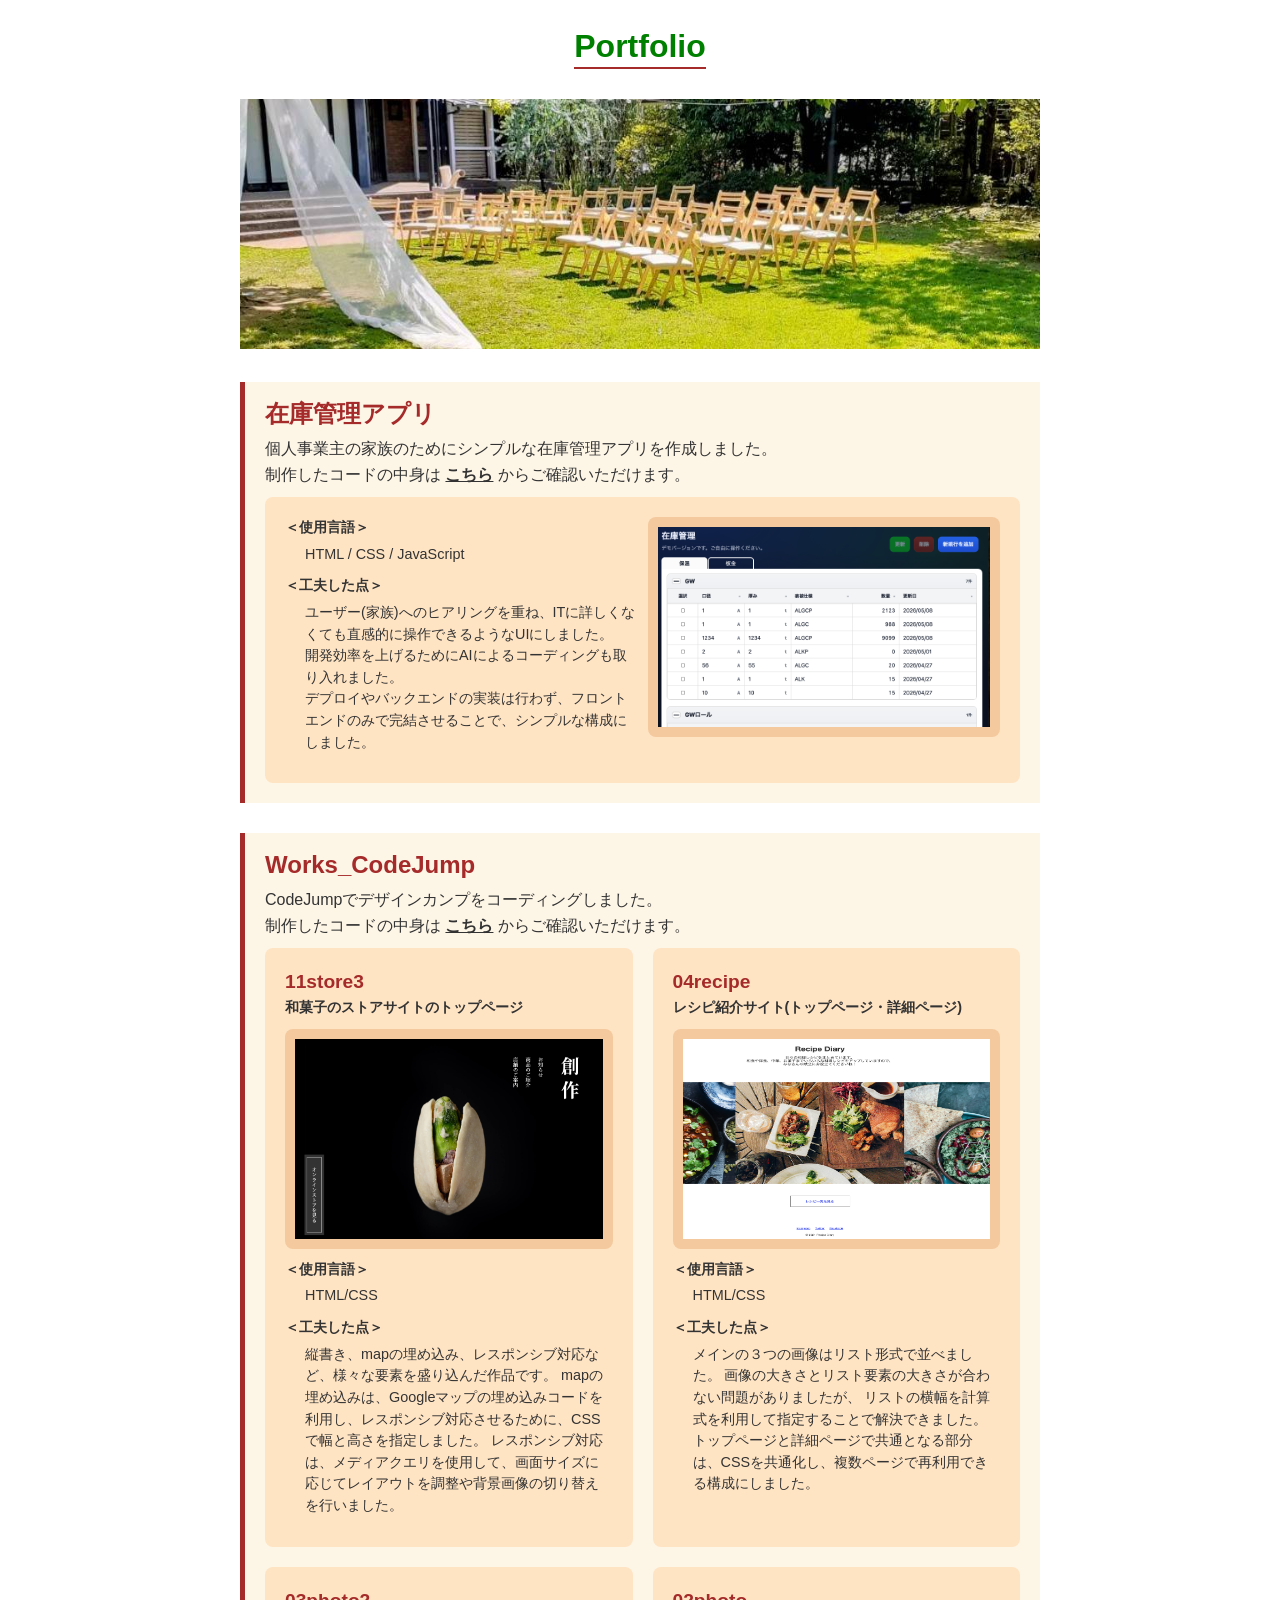
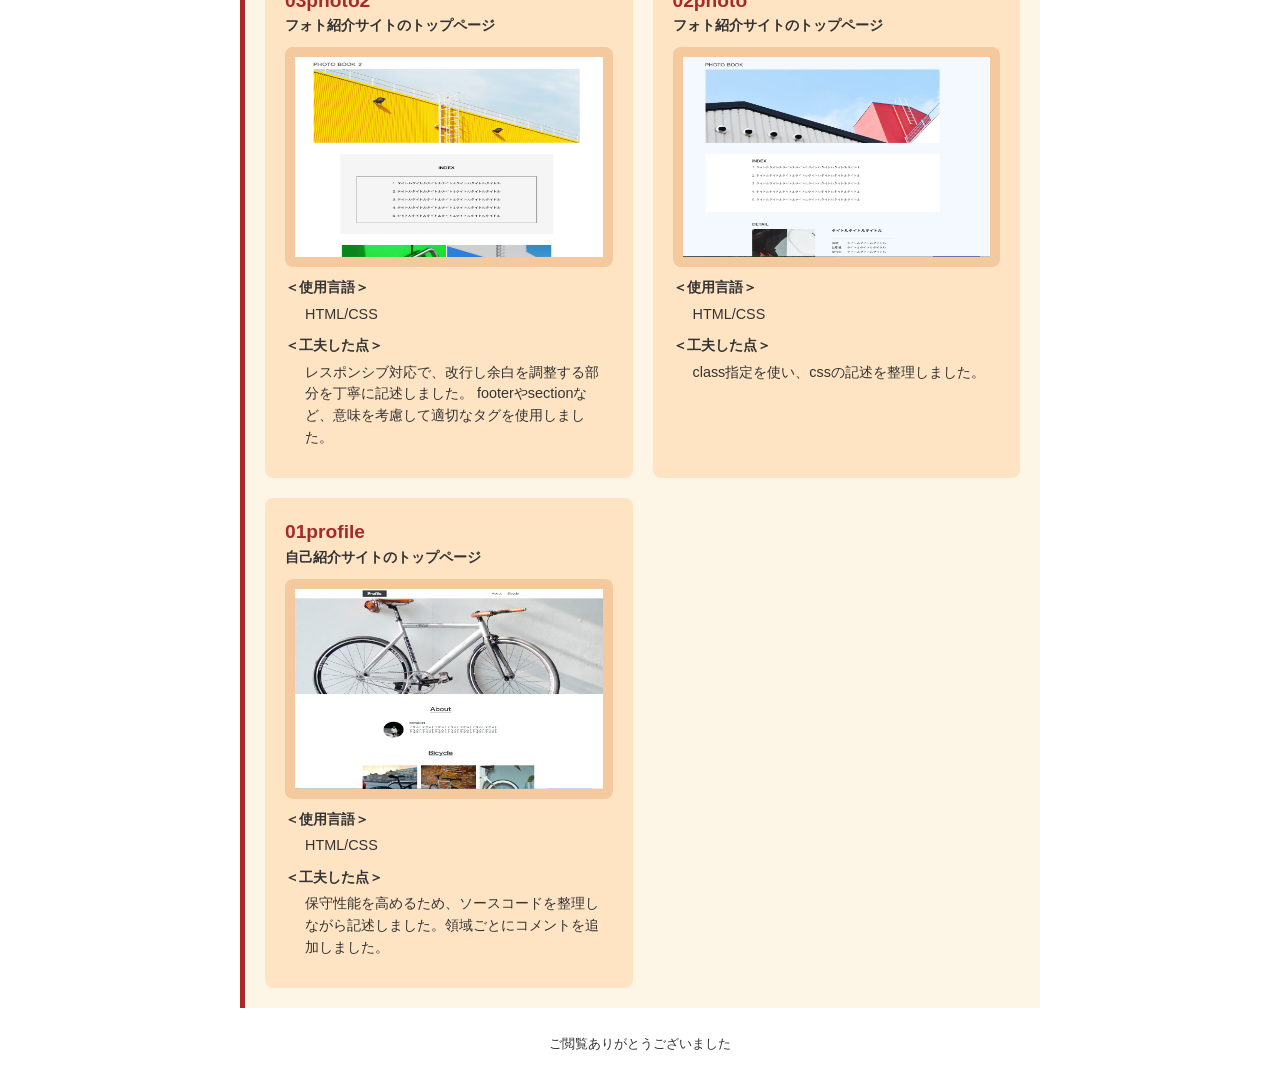
<file: index.html>
<!DOCTYPE html>
<html lang="ja">

<head>
    <meta charset="UTF-8">
    <meta name="viewport" content="width=device-width, initial-scale=1.0">
    <title>Portfolio</title>
    <link rel="stylesheet" href="css/style.css">

</head>

<body>

    <header>
        <div id="headerTitle" class="wrapper">
            <h1>Portfolio</h1>
        </div>
    </header>

    <main>
        <section id="mainVisual" class="wrapper">
            <img src="image/mainVisual.jpg" alt="ポートフォリオのメインビジュアル">
        </section>

        <section id="inventoryApp" class="wrapper contents">
            <h2>在庫管理アプリ</h2>
            <p class="mainContentText">
                個人事業主の家族のためにシンプルな在庫管理アプリを作成しました。<br>
                制作したコードの中身は
                <a class="mainContentText-a" href="https://github.com/Ayano-T116/inventory_app" target="_blank">こちら</a>
                からご確認いただけます。
            </p>
            <div id="inventoryAppContent" class="worksList-li">
                <div class="listText">
                    <h4>＜使用言語＞</h4>
                    <p class="listText-p">HTML / CSS / JavaScript</p>
                    <h4>＜工夫した点＞</h4>
                    <p class="listText-p">
                        ユーザー(家族)へのヒアリングを重ね、ITに詳しくなくても直感的に操作できるようなUIにしました。<br>
                        開発効率を上げるためにAIによるコーディングも取り入れました。<br>
                        デプロイやバックエンドの実装は行わず、フロントエンドのみで完結させることで、シンプルな構成にしました。
                    </p>
                </div>
                <a class="worksButton" href="https://inventory-app-demo-sooty.vercel.app/" target="_blank">
                    <img class="worksImage" src="image/inventory-app.png" alt="在庫管理アプリのイメージ画像">
                </a>

            </div>

        </section>

        <section id="CodeJump" class="wrapper contents">
            <h2>Works_CodeJump</h2>
            <p class="mainContentText">
                CodeJumpでデザインカンプをコーディングしました。<br>
                制作したコードの中身は
                <a class="mainContentText-a" href="https://github.com/Ayano-T116/portfolio" target="_blank">こちら</a>
                からご確認いただけます。
            </p>

            <ul id="worksList">
                <!-- リスト要素はJavaScriptにて作成 -->
            </ul>
        </section>
    </main>

    <footer>
        <div id="footerContent" class="wrapper">
            <p>ご閲覧ありがとうございました</p>
        </div>

    </footer>

    <script type="module" src="javascript/script.js"></script>
</body>

</html>
</file>
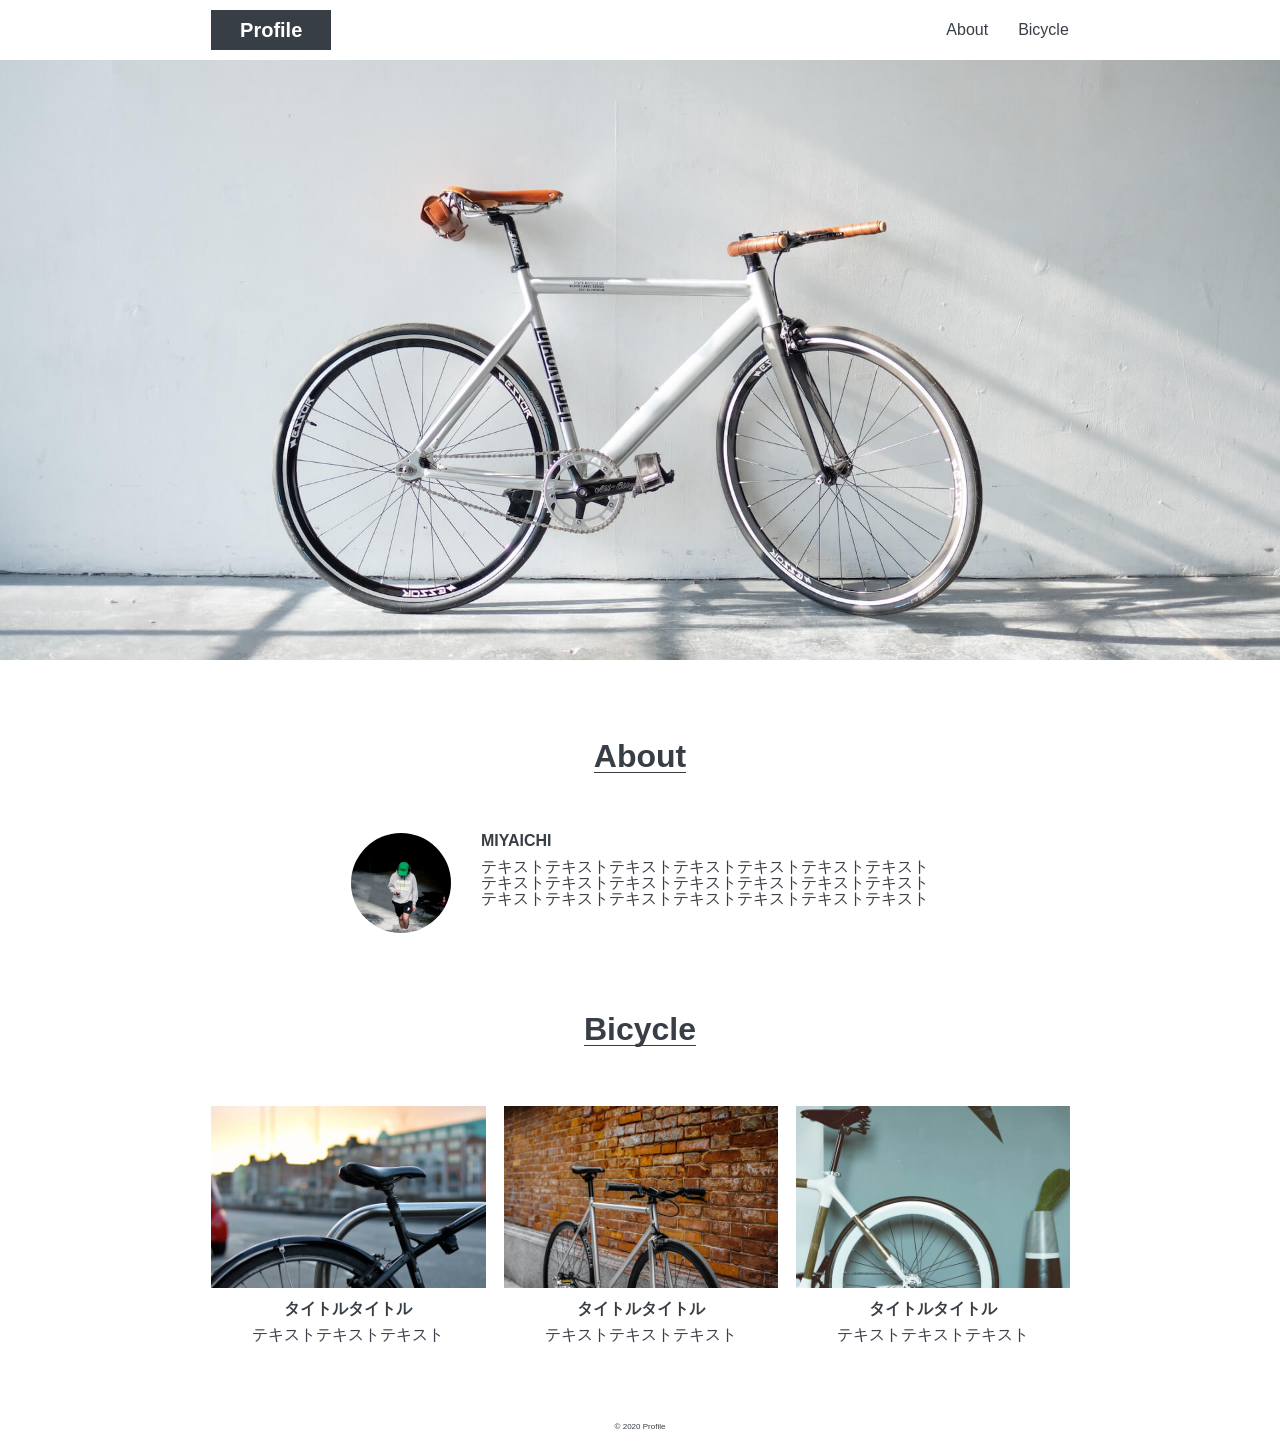
<file: works_CodeJump/01profile/index.html>
<!DOCTYPE html>
<html lang="ja">

<head>
    <meta charset="UTF-8">
    <meta name="viewport" content="width=device-width, initial-scale=1.0">
    <title>Profile</title>
    <link rel="stylesheet" href="css/style.css">
</head>

<body>
    <header id="header" class="inner">
        <h1>Profile</h1>
        <nav>
            <ul>
                <li>About</li>
                <li>Bicycle</li>
            </ul>
        </nav>
    </header>
    <main id="main">
        <div id="mainvisual">
            <img src="images/mainvisual.jpg" alt="">
        </div>
        <section id="about" class="inner wrapper">
            <h2 class="sectionTitle">About</h2>
            <div id="aboutContent">
                <img src="images/about.jpg" alt="">
                <div>
                    <h3>MIYAICHI</h3>
                    <p>テキストテキストテキストテキストテキストテキストテキスト<br>
                        テキストテキストテキストテキストテキストテキストテキスト<br>
                        テキストテキストテキストテキストテキストテキストテキスト</p>
                </div>
            </div>
        </section>

        <section id="bicycle" class="inner wrapper">
            <h2 class="sectionTitle">Bicycle</h2>
            <ul>
                <li>
                    <p><img src="images/bicycle1.jpg" alt=""> </p>
                    <h3>タイトルタイトル</h3>
                    <p>テキストテキストテキスト</p>
                </li>

                <li>
                    <p><img src="images/bicycle2.jpg" alt=""> </p>
                    <h3>タイトルタイトル</h3>
                    <p>テキストテキストテキスト</p>
                </li>
                <li>
                    <p><img src="images/bicycle3.jpg" alt=""> </p>
                    <h3>タイトルタイトル</h3>
                    <p>テキストテキストテキスト</p>
                </li>
            </ul>
        </section>
    </main>
    <footer id="footer" class="inner">
        <p>© 2020 Profile</p>
    </footer>
</body>

</html>
</file>
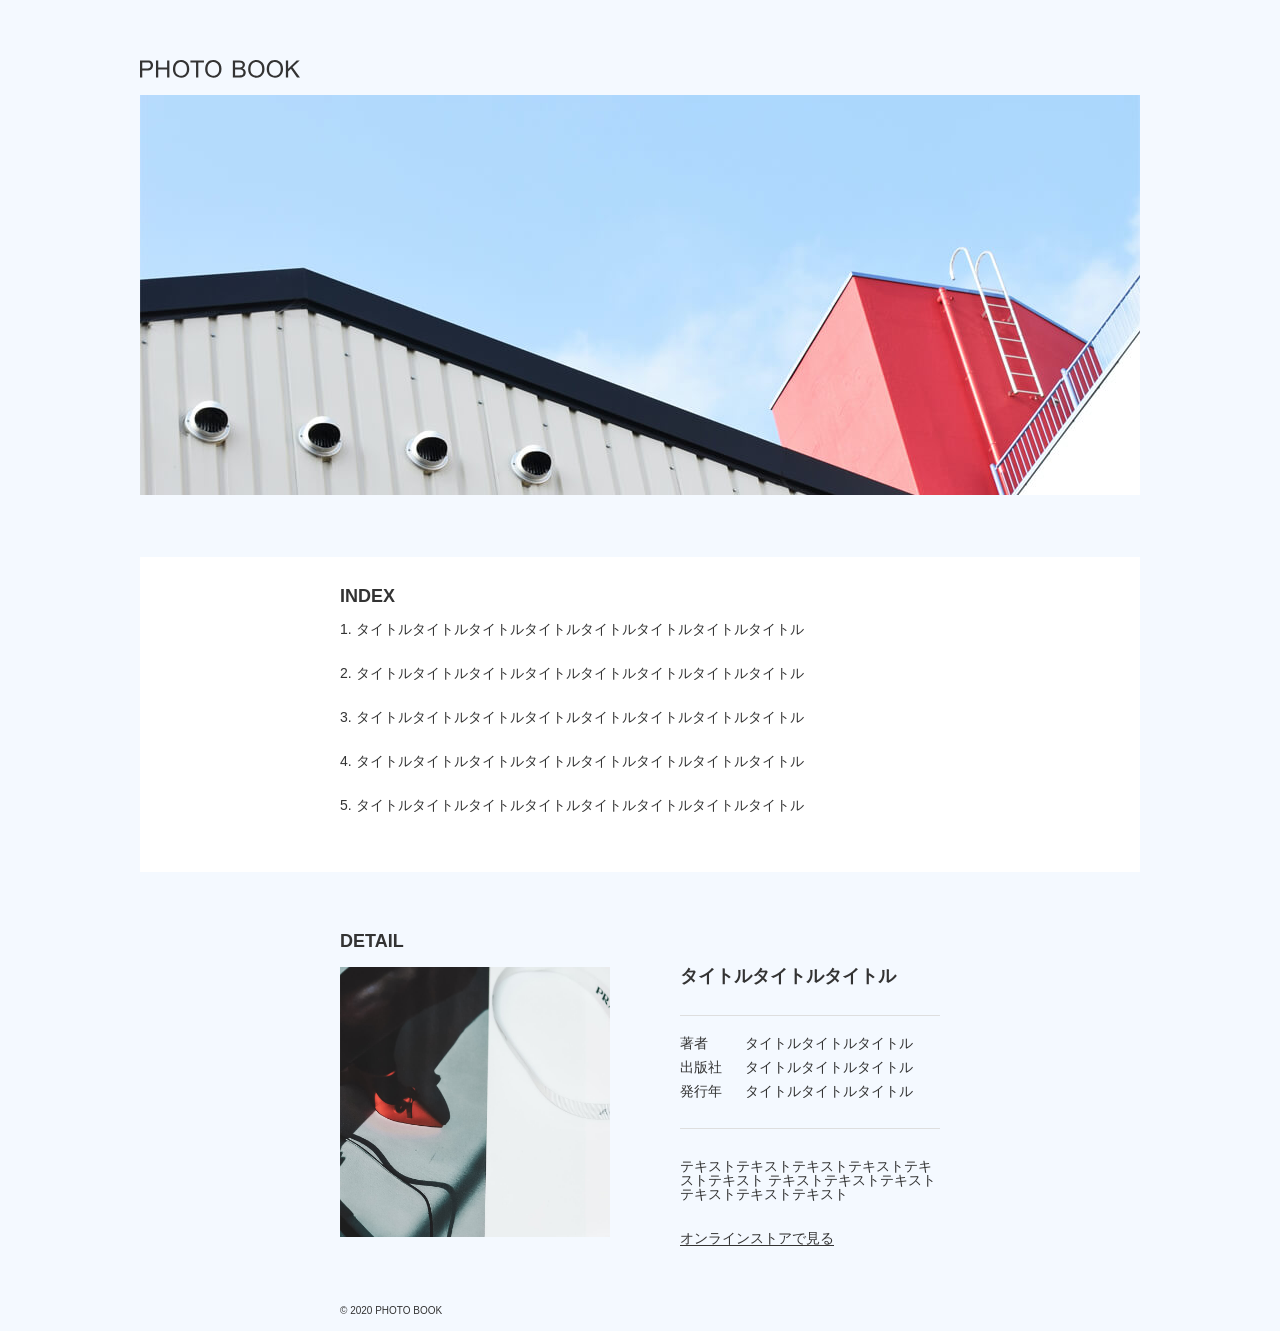
<file: works_CodeJump/02photo/index.html>
<!DOCTYPE html>
<html lang="ja">

<head>
    <meta charset="UTF-8">
    <meta name="viewport" content="width=device-width, initial-scale=1.0">
    <title>PHOTO BOOK</title>
    <link rel="stylesheet" href="css/style.css">
    <link rel="icon" href="images/favicon.ico">
</head>

<body>
    <div id="container">
        <header id="header">
            <div class="wrapper">
                <img id="logo" src="images/logo.svg" alt="">
                <img id="mainvisual" src="images/mainvisual.jpg" alt="">
            </div>
        </header>
        <main>
            <div id="indexOutline" class="wrapper">
                <section id="index" class="inner">
                    <h2 class="sectionTitle">
                        INDEX
                    </h2>
                    <ol>
                        <li>タイトルタイトルタイトルタイトルタイトルタイトルタイトルタイトル</li>
                        <li>タイトルタイトルタイトルタイトルタイトルタイトルタイトルタイトル</li>
                        <li>タイトルタイトルタイトルタイトルタイトルタイトルタイトルタイトル</li>
                        <li>タイトルタイトルタイトルタイトルタイトルタイトルタイトルタイトル</li>
                        <li>タイトルタイトルタイトルタイトルタイトルタイトルタイトルタイトル</li>
                    </ol>
                </section>
            </div>

            <section id="detail" class="inner wrapper">
                <h2 class="sectionTitle">
                    DETAIL
                </h2>
                <div id="detailContents">
                    <img src="images/detail.jpg" alt="">
                    <div id="detailText">

                        <h3>タイトルタイトルタイトル</h3>
                        <dl>
                            <dt>著者</dt>
                            <dd>タイトルタイトルタイトル</dd>
                            <dt>出版社</dt>
                            <dd>タイトルタイトルタイトル</dd>
                            <dt>発行年</dt>
                            <dd>タイトルタイトルタイトル</dd>
                        </dl>

                        <p>テキストテキストテキストテキストテキストテキスト テキストテキストテキストテキストテキストテキスト</p>

                        <a>オンラインストアで見る</a>
                    </div>
                </div>
            </section>
        </main>
        <footer id="footer">
            <div class="inner">
                <p>© 2020 PHOTO BOOK</p>
            </div>
        </footer>
    </div>
</body>

</html>
</file>
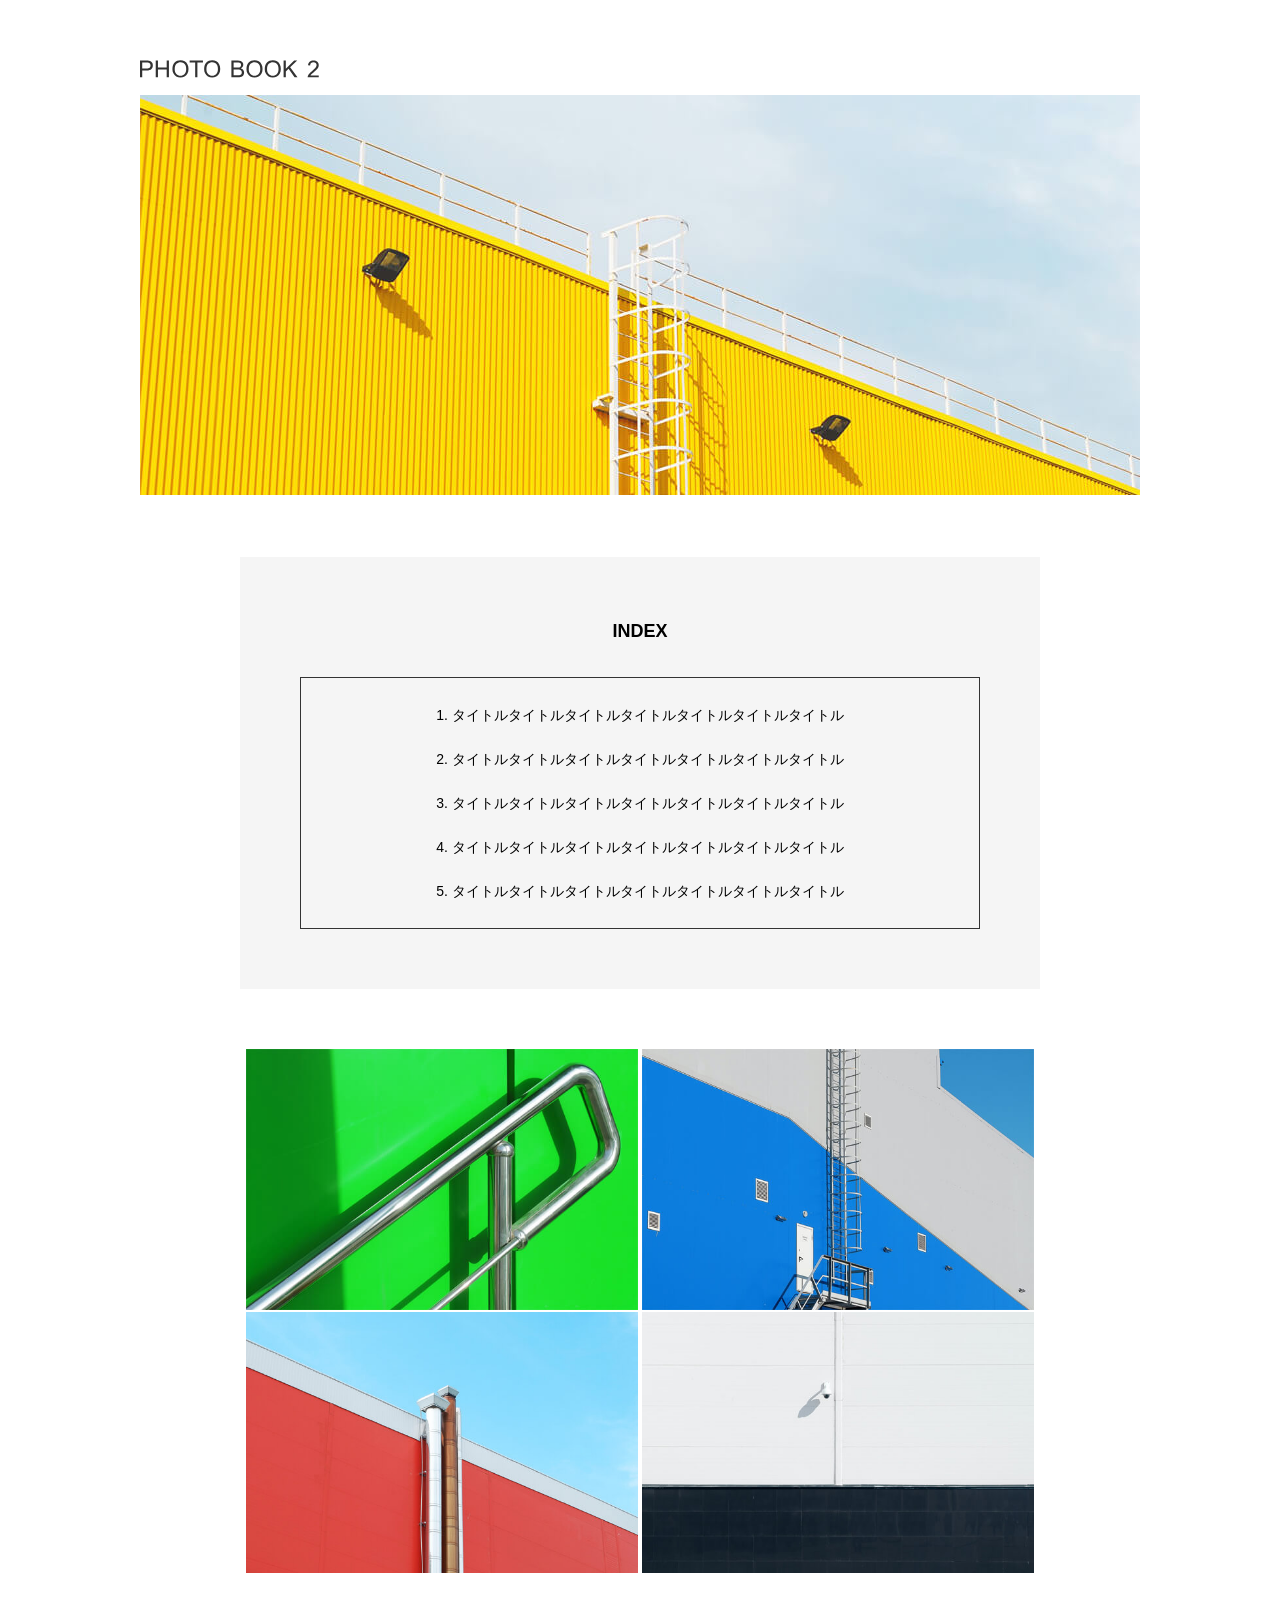
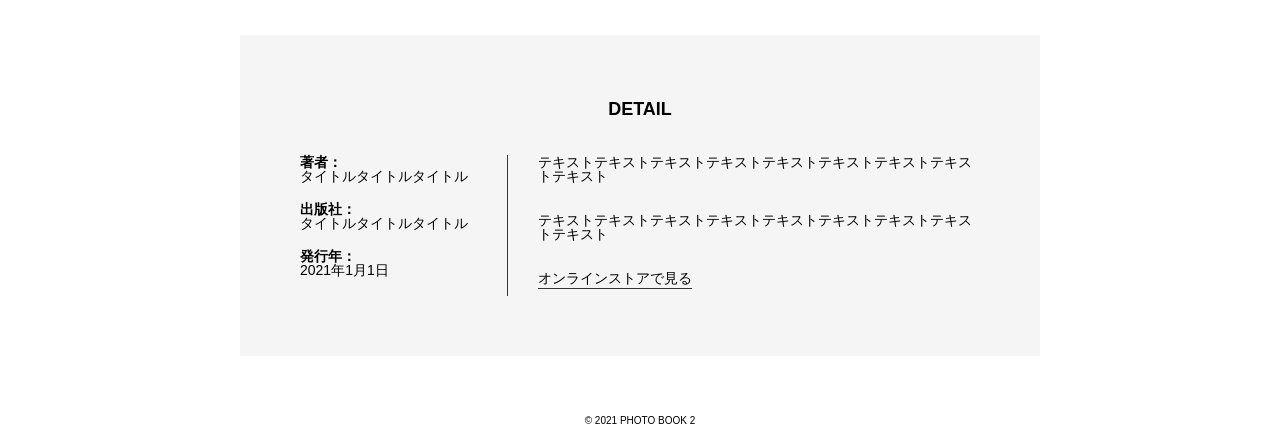
<file: works_CodeJump/03photo2/index.html>
<!DOCTYPE html>
<html lang="ja">

<head>
    <meta charset="UTF-8">
    <meta name="viewport" content="width=device-width, initial-scale=1.0">
    <title>PHOTO BOOK2</title>
    <link rel="stylesheet" href="css/style.css">
    <link rel="favicon" href="image/favicon.ico">
</head>

<body>
    <div class="container">
        <header id="header">
            <div class="wrapper">
                <img src="image/logo.svg" alt="PHOTO BOOK 2" id="logo">
                <img src="image/mainvisual.jpg" alt="テキストテキストテキスト" id="mainvisual">
            </div>
        </header>
        <main id="main">
            <div class="inner">
                <section id="index" class="wrapper sectionGray">
                    <h2 class="sectionTitle">
                        INDEX
                    </h2>
                    <ol>
                        <li>タイトルタイトルタイトルタイトルタイトルタイトルタイトル</li>
                        <li>タイトルタイトルタイトルタイトルタイトルタイトルタイトル</li>
                        <li>タイトルタイトルタイトルタイトルタイトルタイトルタイトル</li>
                        <li>タイトルタイトルタイトルタイトルタイトルタイトルタイトル</li>
                        <li>タイトルタイトルタイトルタイトルタイトルタイトルタイトル</li>
                    </ol>
                </section>
                <section id="photos" class="wrapper">
                    <img src="image/photo1.jpg" alt="作品1">
                    <img src="image/photo2.jpg" alt="作品2">
                    <img src="image/photo3.jpg" alt="作品3">
                    <img src="image/photo4.jpg" alt="作品4">
                </section>

                <section id="detail" class="wrapper sectionGray">
                    <h2 class="sectionTitle">
                        DETAIL
                    </h2>
                    <div id="detailContent">
                        <dl>
                            <dt>著者：</dt>
                            <dd>タイトルタイトルタイトル</dd>
                            <dt>出版社：</dt>
                            <dd>タイトルタイトルタイトル</dd>
                            <dt>発行年：</dt>
                            <dd>2021年1月1日</dd>
                        </dl>
                        <div id="detailText">
                            <p>テキストテキストテキストテキストテキストテキストテキストテキストテキスト</p>

                            <p>テキストテキストテキストテキストテキストテキストテキストテキストテキスト</p>

                            <a>オンラインストアで見る</a>
                        </div>
                    </div>
                </section>
            </div>
        </main>
        <footer id="footer">
            <div class="inner">
                <p>© 2021 PHOTO BOOK 2</p>
            </div>
        </footer>
    </div>
</body>

</html>
</file>
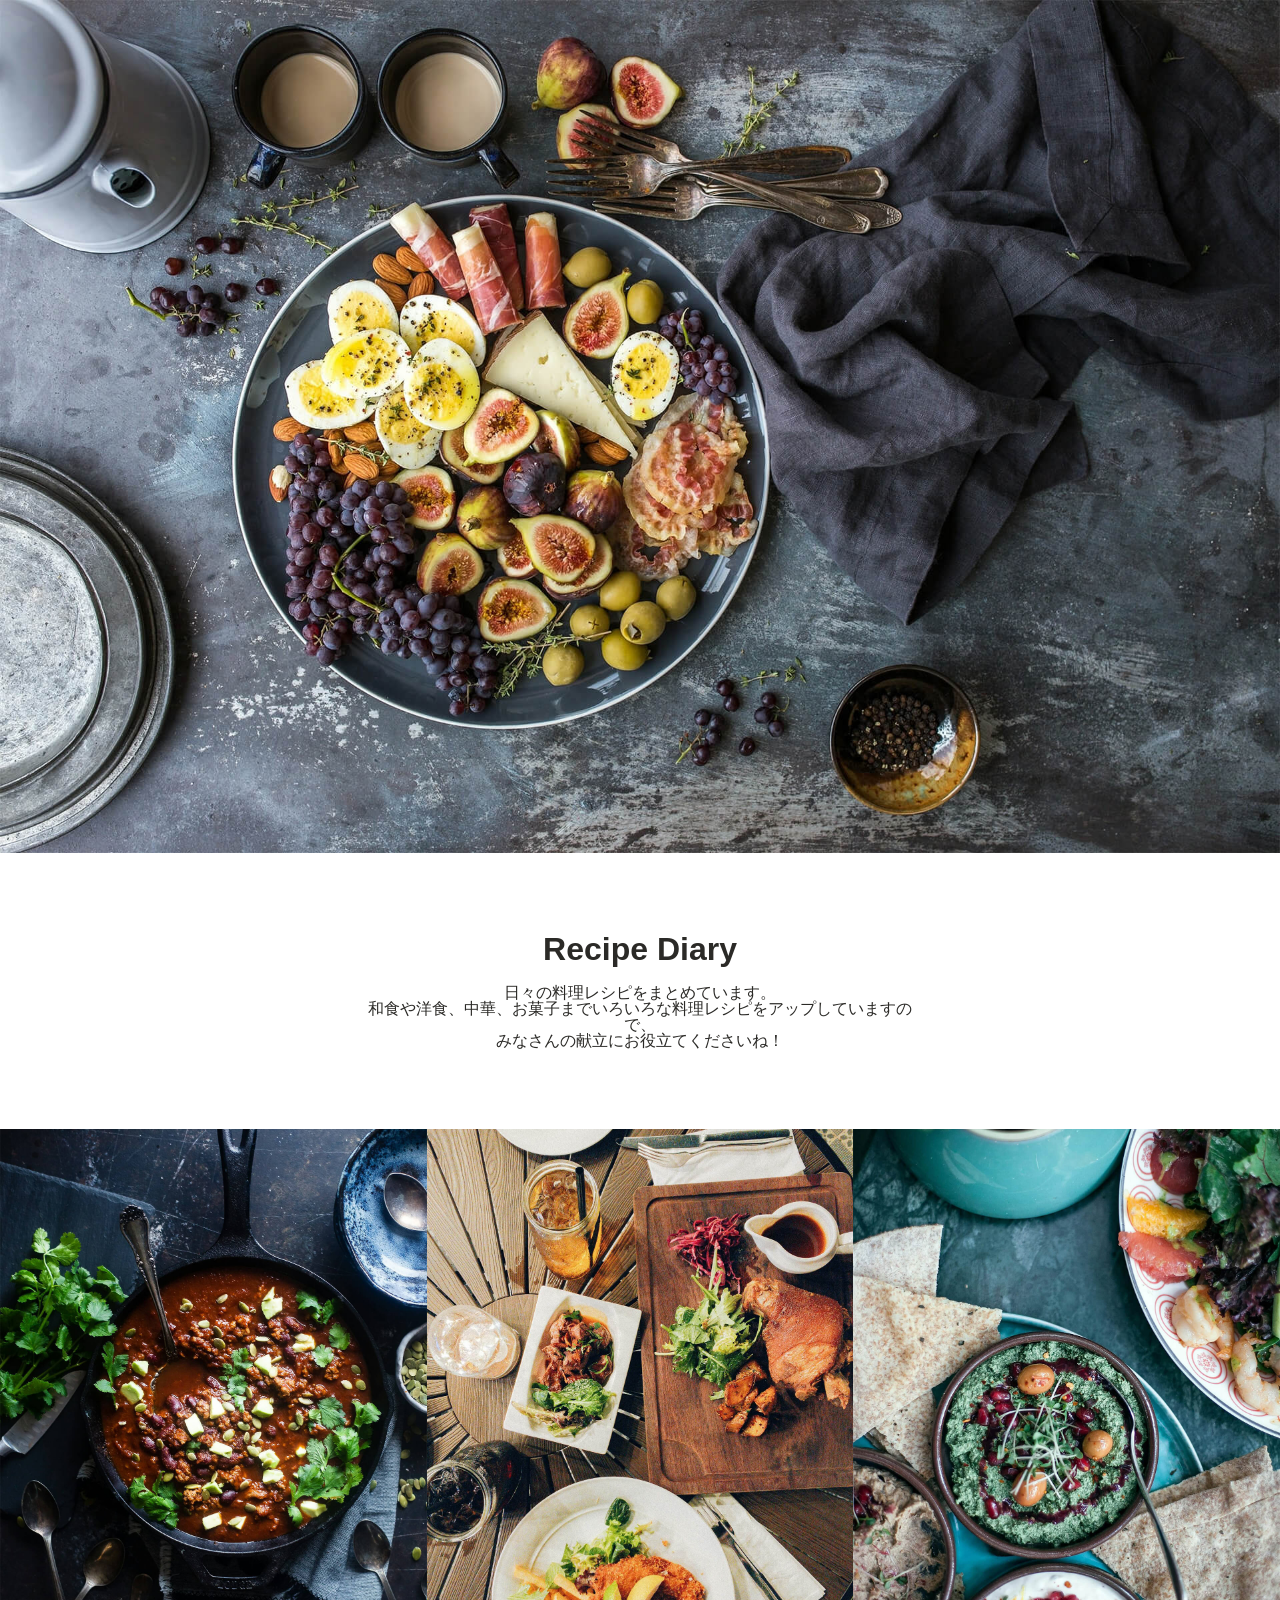
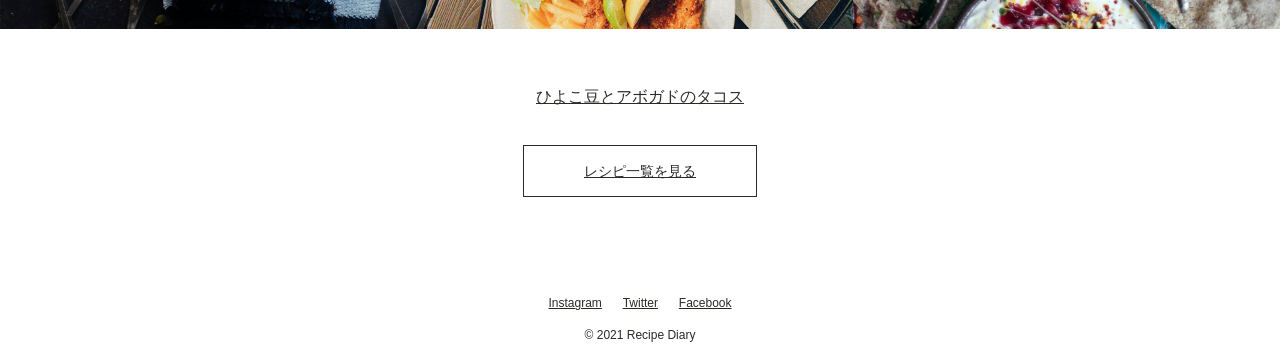
<file: works_CodeJump/04recipe/index.html>
<!DOCTYPE html>
<html lang="ja">

<head>
    <meta charset="UTF-8">
    <meta name="viewport" content="width=device-width, initial-scale=1.0">
    <title>Recipe Diary</title>
    <link rel="stylesheet" href="css/style.css">
    <link rel="stylesheet" href="css/layout.css">
    <link rel="icon" href="images/favicon.ico">
</head>

<body>
    <div id="container">
        <main>
            <section id="mainVisu" class="wrapper">
                <img id="mainvisual" src="images/mainvisual.jpg" alt="">
            </section>

            <section id="intro" class="wrapper">
                <div id="introTitle">
                    <h1>Recipe Diary</h1>
                </div>
                <div id="introTexts">
                    <p>日々の料理レシピをまとめています。<br>
                        和食や洋食、中華、お菓子までいろいろな料理レシピをアップしていますので、<br>
                        みなさんの献立にお役立てくださいね！</p>
                </div>

            </section>
            <section id="detail">
                <ul id="detailVisu">
                    <li><img id="recipe1" src="images/recipe1.jpg" alt=""></li>
                    <li><img id="recipe2" src="images/recipe2.jpg" alt=""></li>
                    <li><img id="recipe3" src="images/recipe3.jpg" alt=""></li>
                </ul>
                <ul id="recipeLinks">
                    <li><a href="05recipe/index.html">ひよこ豆とアボガドのタコス</a></li>
                </ul>
                <div class="common-allRecipeLink" >
                    <a href="#">レシピ一覧を見る</a>
                </div>
            </section>
        </main>
        <footer class="common-footer">
            <ul class="common-snsLinks">
                <li><a href="#">Instagram</a></li>
                <li><a href="#">Twitter</a></li>
                <li><a href="#">Facebook</a></li>
            </ul>
            <small>© 2021 Recipe Diary</small>
        </footer>
    </div>

</body>

</html>
</file>
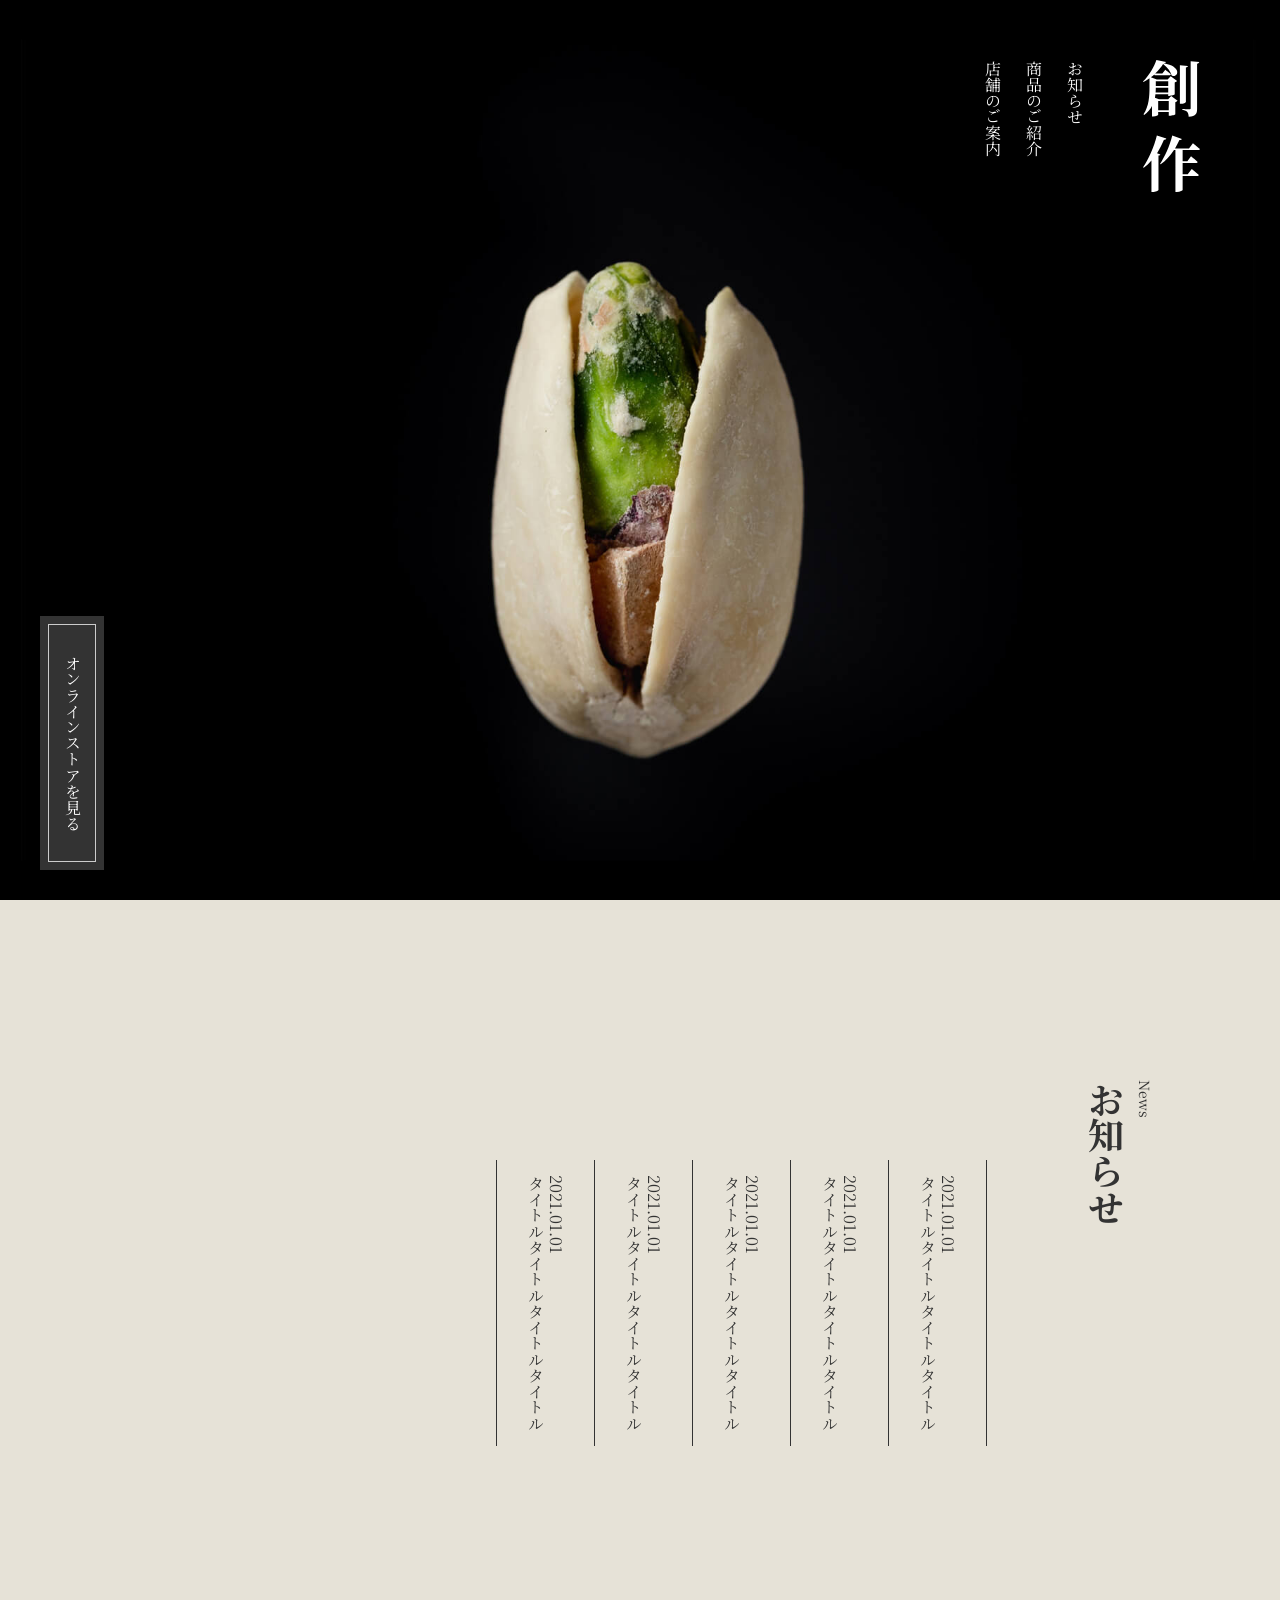
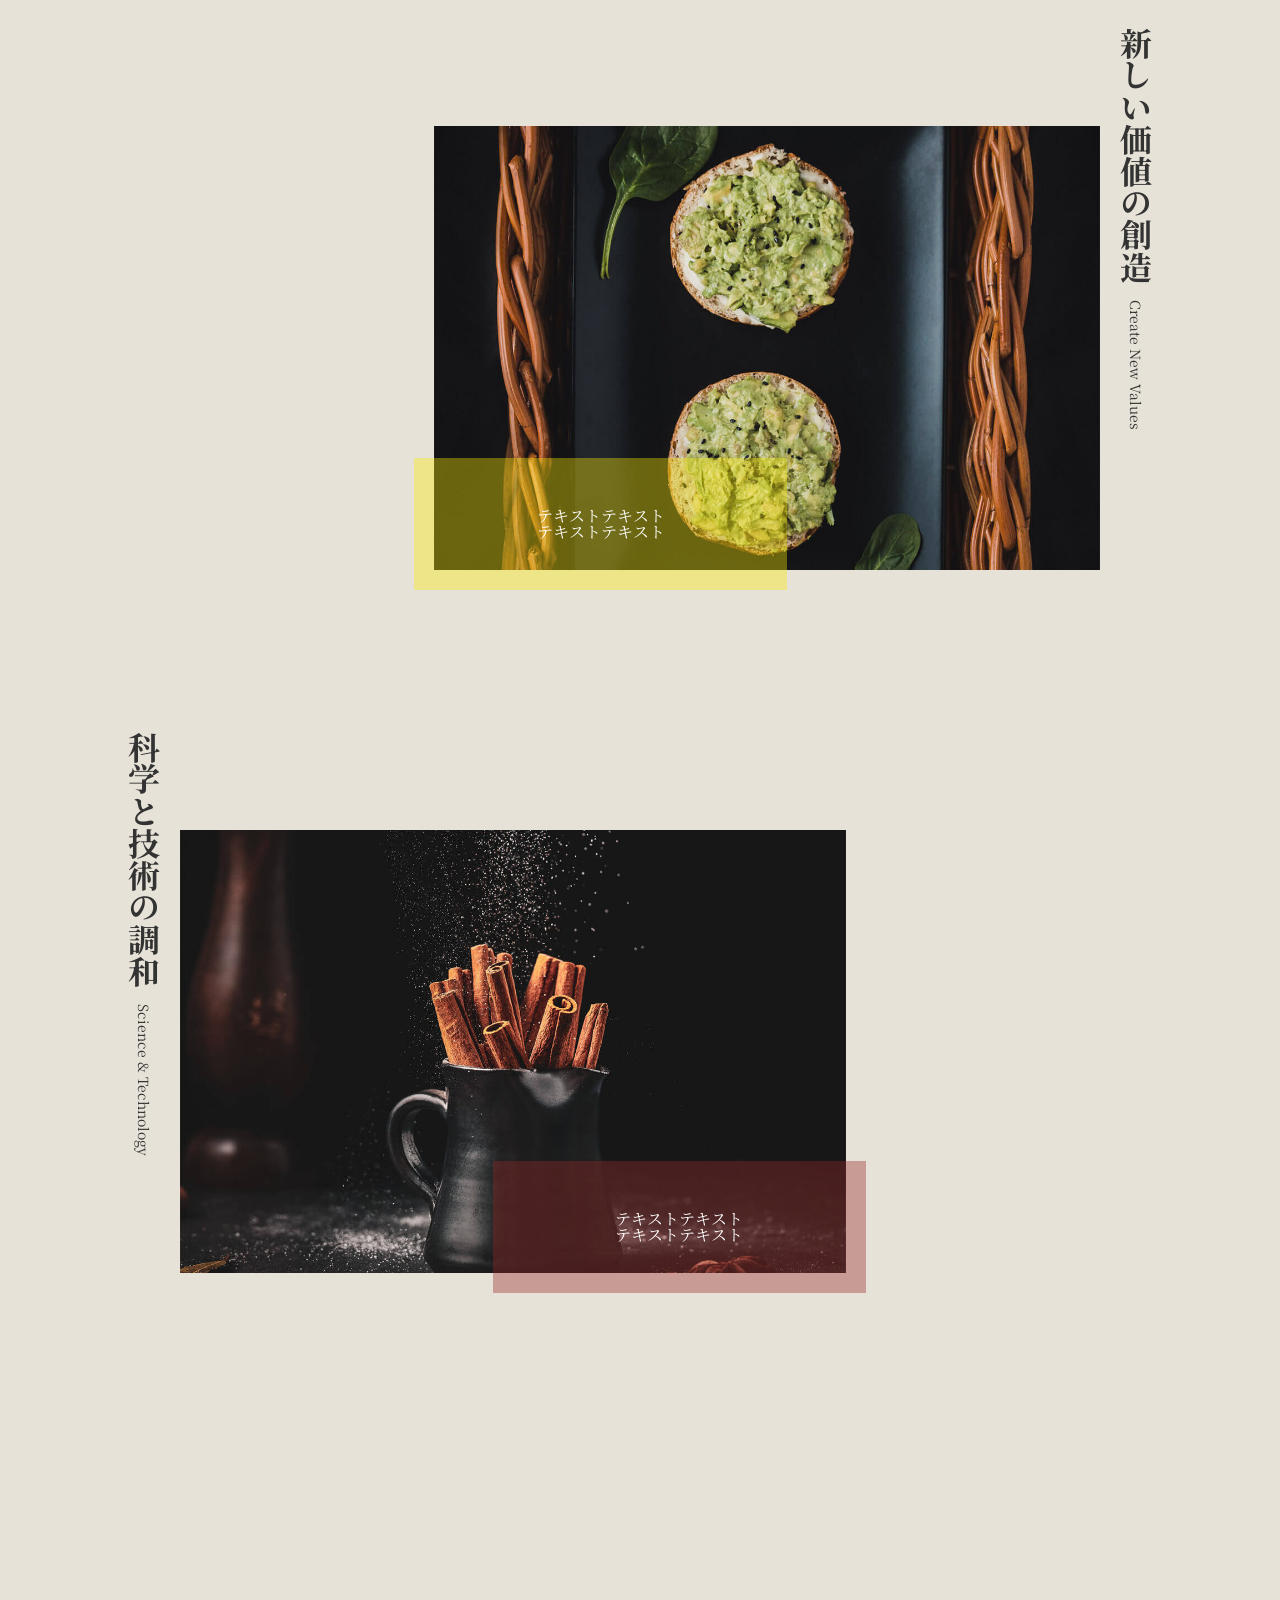
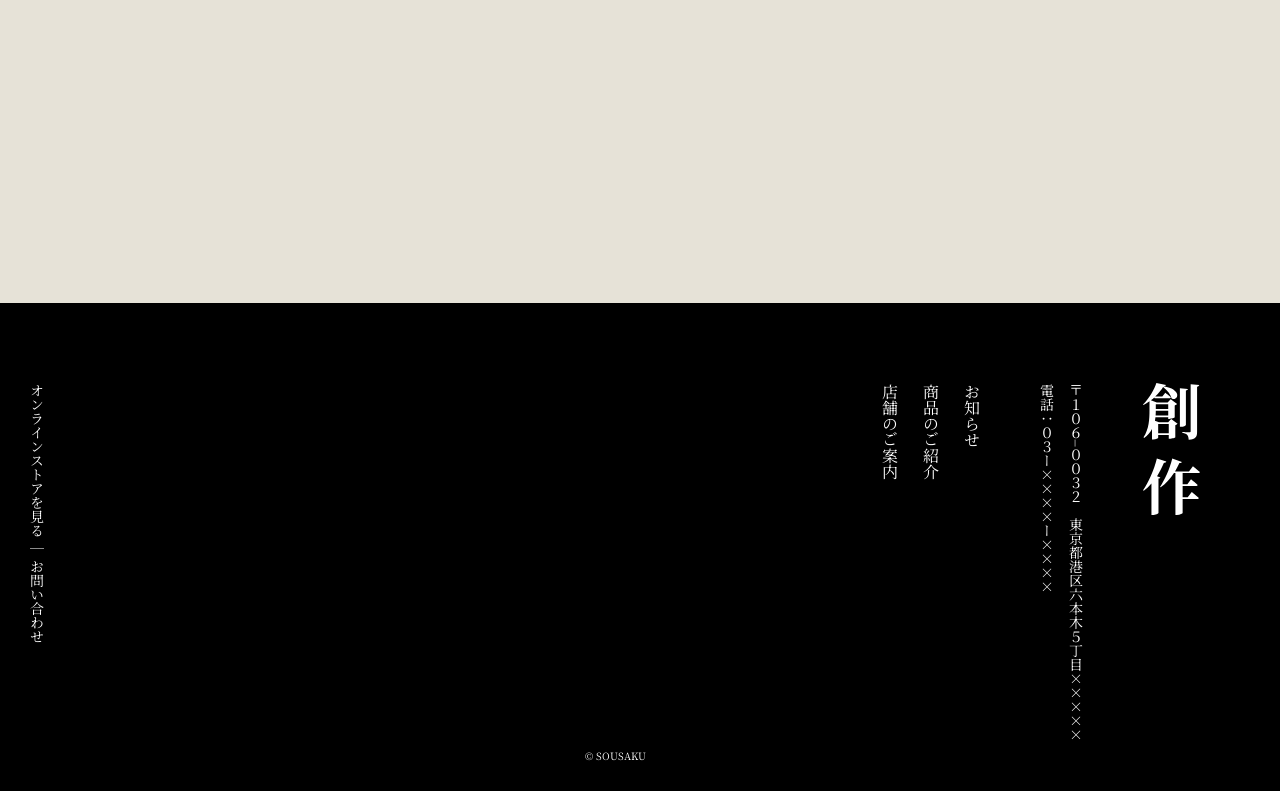
<file: works_CodeJump/11store3/index.html>
<!DOCTYPE html>
<html lang="ja">

<head>
    <meta charset="UTF-8">
    <meta name="viewport" content="width=device-width, initial-scale=1.0">
    <title>創作</title>
    <link rel="preconnect" href="https://fonts.googleapis.com">
    <link rel="preconnect" href="https://fonts.gstatic.com" crossorigin>
    <link href="https://fonts.googleapis.com/css2?family=Noto+Serif+JP:wght@200..900&display=swap" rel="stylesheet">
    <link rel="stylesheet" href="css/style.css">
    <link rel="icon" href="images/favicon.ico">
</head>

<body>

    <header id="header">
        <div class="headerContents vertical-text">
            <div class="headerRight">
                <img id="headerLogo" src="images/logo.svg" alt="創作">
                <ul class="headerNavigationLinks">
                    <li><a href="#news">お知らせ</a></li>
                    <li><a href="#products1">商品のご紹介</a></li>
                    <li><a href="#map">店舗のご案内</a></li>
                </ul>
            </div>
            <div class="headerLeft">
                <div class="headerStoreLink">
                    <a href="#" target="_blank">オンラインストアを見る</a>
                </div>
            </div>
        </div>
    </header>

    <main id="main">
        <div class="wrapper vertical-text">
            <section id="news" class="newsContents">
                <p class="sectionSubtitle">News</p>
                <h2 class="sectionTitle">お知らせ</h2>
                <dl class="newsList">
                    <dt class="firstDt">2021.01.01</dt>
                    <dd>タイトルタイトルタイトルタイトル</dd>
                    <dt>2021.01.01</dt>
                    <dd>タイトルタイトルタイトルタイトル</dd>
                    <dt>2021.01.01</dt>
                    <dd>タイトルタイトルタイトルタイトル</dd>
                    <dt>2021.01.01</dt>
                    <dd>タイトルタイトルタイトルタイトル</dd>
                    <dt>2021.01.01</dt>
                    <dd>タイトルタイトルタイトルタイトル</dd>
                </dl>
            </section>

            <section id="products1" class="products">
                <div class="productsTitleContents">
                    <h2 class="productsTitle">新しい価値の創造</h2>
                    <p class="productsSubtitle">Create New Values</p>
                </div>
                <div class="productsImageContents">
                    <img src="images/products1.jpg" alt="新しい価値の創造">
                    <p>テキストテキスト<br>テキストテキスト</p>
                </div>
            </section>

            <section id="products2" class="products">
                <div class="productsTitleContents">
                    <h2 class="productsTitle">科学と技術の調和</h2>
                    <p class="productsSubtitle">Science & Technology</p>
                </div>
                <div class="productsImageContents">
                    <img src="images/products2.jpg" alt="科学と技術の調和">
                    <p>テキストテキスト<br>テキストテキスト</p>
                </div>
            </section>
        </div>
        <section id="map">
            <iframe
                src="https://www.google.com/maps/embed?pb=!1m18!1m12!1m3!1d6483.366325981816!2d139.7299219710226!3d35.66017704083217!2m3!1f0!2f0!3f0!3m2!1i1024!2i768!4f13.1!3m3!1m2!1s0x60188b9c2ef8e6c3%3A0xff8de5eeddcd1e17!2z44CSMTA2LTAwMzIg5p2x5Lqs6YO95riv5Yy65YWt5pys5pyo77yV5LiB55uu!5e0!3m2!1sja!2sjp!4v1778651008981!5m2!1sja!2sjp"
                allowfullscreen="" loading="lazy" referrerpolicy="no-referrer-when-downgrade">
            </iframe>
        </section>

    </main>
    <footer id="footer">
        <div class="footerContents vertical-text">
            <div class="footerRight">
                <img id="footerLogo" src="images/logo.svg" alt="創作">
                <div class="address">
                    <p>〒１０６−００３２　東京都港区六本木５丁目×××××</p>
                    <p>電話：<a href="tel:03-xxxx-xxxx">０３ー××××ー××××</a></p>
                </div>
                <ul class="navigationLinks">
                    <li><a href="#news">お知らせ</a></li>
                    <li><a href="#products1">商品のご紹介</a></li>
                    <li><a href="#map">店舗のご案内</a></li>
                </ul>
            </div>
            <div class="footerLeft">
                <p class="footerLinks"><a href="#" target="_blank">オンラインストアを見る</a> ｜ <a
                        href="mailto:xxxxx@xxx.xxx">お問い合わせ</a>
                </p>
            </div>

        </div>
        <small>© SOUSAKU</small>
    </footer>

</body>

</html>
</file>
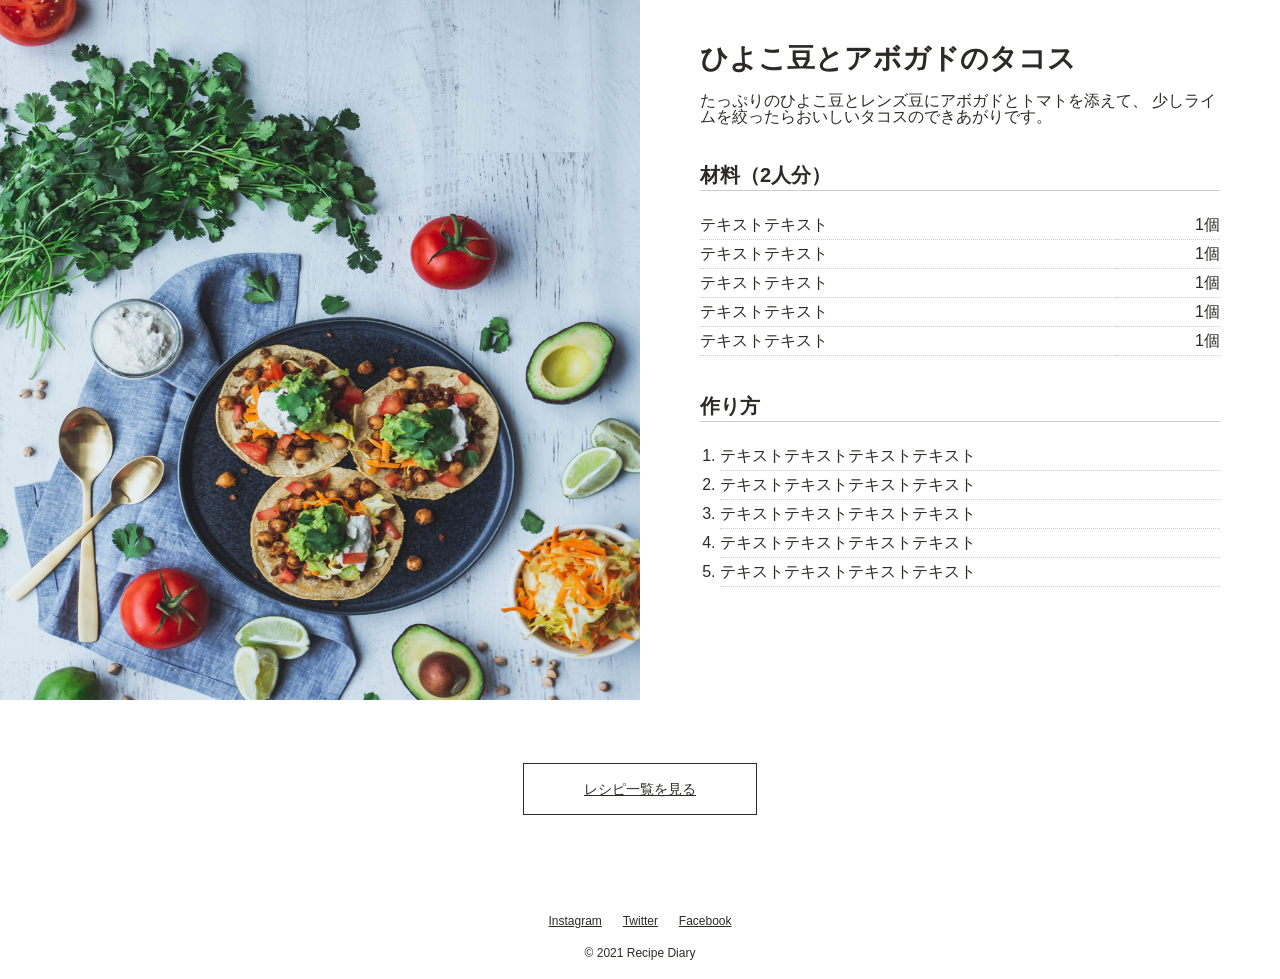
<file: works_CodeJump/04recipe/05recipe/index.html>
<!DOCTYPE html>
<html lang="ja">

<head>
    <meta charset="UTF-8">
    <meta name="viewport" content="width=device-width, initial-scale=1.0">
    <title>Recipe Diary</title>
    <link rel="stylesheet" href="../css/style.css">
    <link rel="stylesheet" href="css/layout.css">
    <link rel="icon" href="images/favicon.ico">
</head>

<body>
    <main>
        <div id="mainContent">
            <section id="recipeVisual">
                <img src="images/recipe.jpg" alt="ひよこ豆とアボガドのタコスの完成写真">
            </section>
            <section id="texts">
                <h1>ひよこ豆とアボガドのタコス</h1>
                <p class="inner">たっぷりのひよこ豆とレンズ豆にアボガドとトマトを添えて、
                    少しライムを絞ったらおいしいタコスのできあがりです。</p>
                <h2>材料（2人分）</h2>
                <dl class="inner">
                    <dt class="borderDotted">テキストテキスト</dt><dd class="borderDotted">1個</dd>
                    <dt class="borderDotted">テキストテキスト</dt><dd class="borderDotted">1個</dd>
                    <dt class="borderDotted">テキストテキスト</dt><dd class="borderDotted">1個</dd>
                    <dt class="borderDotted">テキストテキスト</dt><dd class="borderDotted">1個</dd>
                    <dt class="borderDotted">テキストテキスト</dt><dd class="borderDotted">1個</dd>
                </dl>
                <h2>作り方</h2>
                <ol>
                    <li class="borderDotted">テキストテキストテキストテキスト</li>
                    <li class="borderDotted">テキストテキストテキストテキスト</li>
                    <li class="borderDotted">テキストテキストテキストテキスト</li>
                    <li class="borderDotted">テキストテキストテキストテキスト</li>
                    <li class="borderDotted">テキストテキストテキストテキスト</li>
                </ol>
            </section>

        </div>
        <div class="common-allRecipeLink">
            <a href="../index.html">レシピ一覧を見る</a>
        </div>
    </main>
    <footer class="common-footer">
        <ul class="common-snsLinks">
            <li><a href="#">Instagram</a></li>
            <li><a href="#">Twitter</a></li>
            <li><a href="#">Facebook</a></li>
        </ul>
        <small>© 2021 Recipe Diary</small>
    </footer>

</body>

</html>
</file>
<file: css/style.css>
@charset "UTF-8";
@import "reset.css";
@import "layout.css"
</file>
<file: works_CodeJump/01profile/css/style.css>
@charset "UTF-8";
@import "reset.css";
@import "layout.css"
</file>
<file: works_CodeJump/02photo/css/style.css>
@charset "UTF-8";
@import "reset.css";
@import "layout.css"
</file>
<file: works_CodeJump/03photo2/css/style.css>
@charset "UTF-8";
@import "reset.css";
@import "layout.css"
</file>
<file: works_CodeJump/04recipe/css/style.css>
@charset "UTF-8";
@import "reset.css";
@import "common.css";
</file>
<file: works_CodeJump/04recipe/css/layout.css>
@charset "UTF-8";

/*共通部はcommon.cssに記載*/

img {
    max-width: 100%;
    object-fit: cover;
    display: block;
}

ul {
    list-style: none;
    padding: 0;
    margin: 0;
}

.wrapper {
    padding-bottom: 80px;
}

/*-------------------------------------------
メイン mainVisuセクション
-------------------------------------------*/
#mainVisu {
    height: 100%;
}

/*-------------------------------------------
メイン introセクション
-------------------------------------------*/
#intro {
    width: 575px;
    margin: 0 auto;
    text-align: center;
}

#introTitle {
    font-size: 32px;
    margin-bottom: 20px;
}

/*-------------------------------------------
メイン detailセクション
-------------------------------------------*/

#detailVisu {
    display: flex;
    flex-direction: row;
    margin-bottom: 60px;
}

#detailVisu li {
    width: calc(100%/3);
}

#detailVisu li img {
    height: 500px;
    width: 100%;
}

#recipeLinks{
    width: fit-content;
    margin: 0 auto 40px;
}

#recipeLinks a{
    color: #2B2A27;
}

/*-------------------------------------------
レスポンシブ対応
-------------------------------------------*/
@media screen and (max-width:834px) {

    #detailVisu {
        display: flex;
        flex-direction: column;
    }

    #detailVisu li {
    width: 100%;
}
}
</file>
<file: works_CodeJump/11store3/css/style.css>
@charset "UTF-8";
@import "reset.css";
@import "layout.css";
</file>
<file: works_CodeJump/04recipe/05recipe/css/layout.css>
@charset "UTF-8";


/*共通部はcommon.cssに記載*/


.wrapper {
    padding-bottom: 80px;
}

.inner {
    margin-bottom: 40px;
}

.borderDotted{
    border-bottom: 1px dotted #CCCCCC;
    padding: 6px 0;
}

/*-------------------------------------------
メイン 
-------------------------------------------*/
#mainContent {
    display: flex;
    flex-direction: row;
    margin-bottom: 60px;
}
/*-recipeVisualセクション-*/

#recipeVisual {
    width: 50%;
}

#recipeVisual img {
    height: 700px;
    width: 100%;
}

/*-textsセクション-*/

#texts {
    width: 50%;
    padding: 40px 60px 0px;
}

#texts h1 {
    font-size: 1.75rem;
    padding: 5px 0;
    margin-bottom: 15px;
}

#texts h2{
    font-size: 1.25rem;
    padding-bottom: 5px;
    border-bottom: 1px solid #CCCCCC;
    margin-bottom: 20px;
}

#texts dl{
    display: flex;
    flex-wrap: wrap;
}

#texts dt{
    width: 80%;
}

#texts dd{
    width: 20%;
    text-align: end;
}

#texts ol{
    padding-left: 20px;
}


/*allRecipeLink ※common.cssに記載*/


/*-------------------------------------------
フッター ※common.cssに記載
-------------------------------------------*/


/*-------------------------------------------
レスポンシブ対応
-------------------------------------------*/
@media screen and (max-width:834px) {

    #mainContent {
        display: flex;
        flex-direction: column;
    }

    #recipeVisual {
        width: 100%;
    }

    #texts {
        width: 100%;
    }


}
</file>
